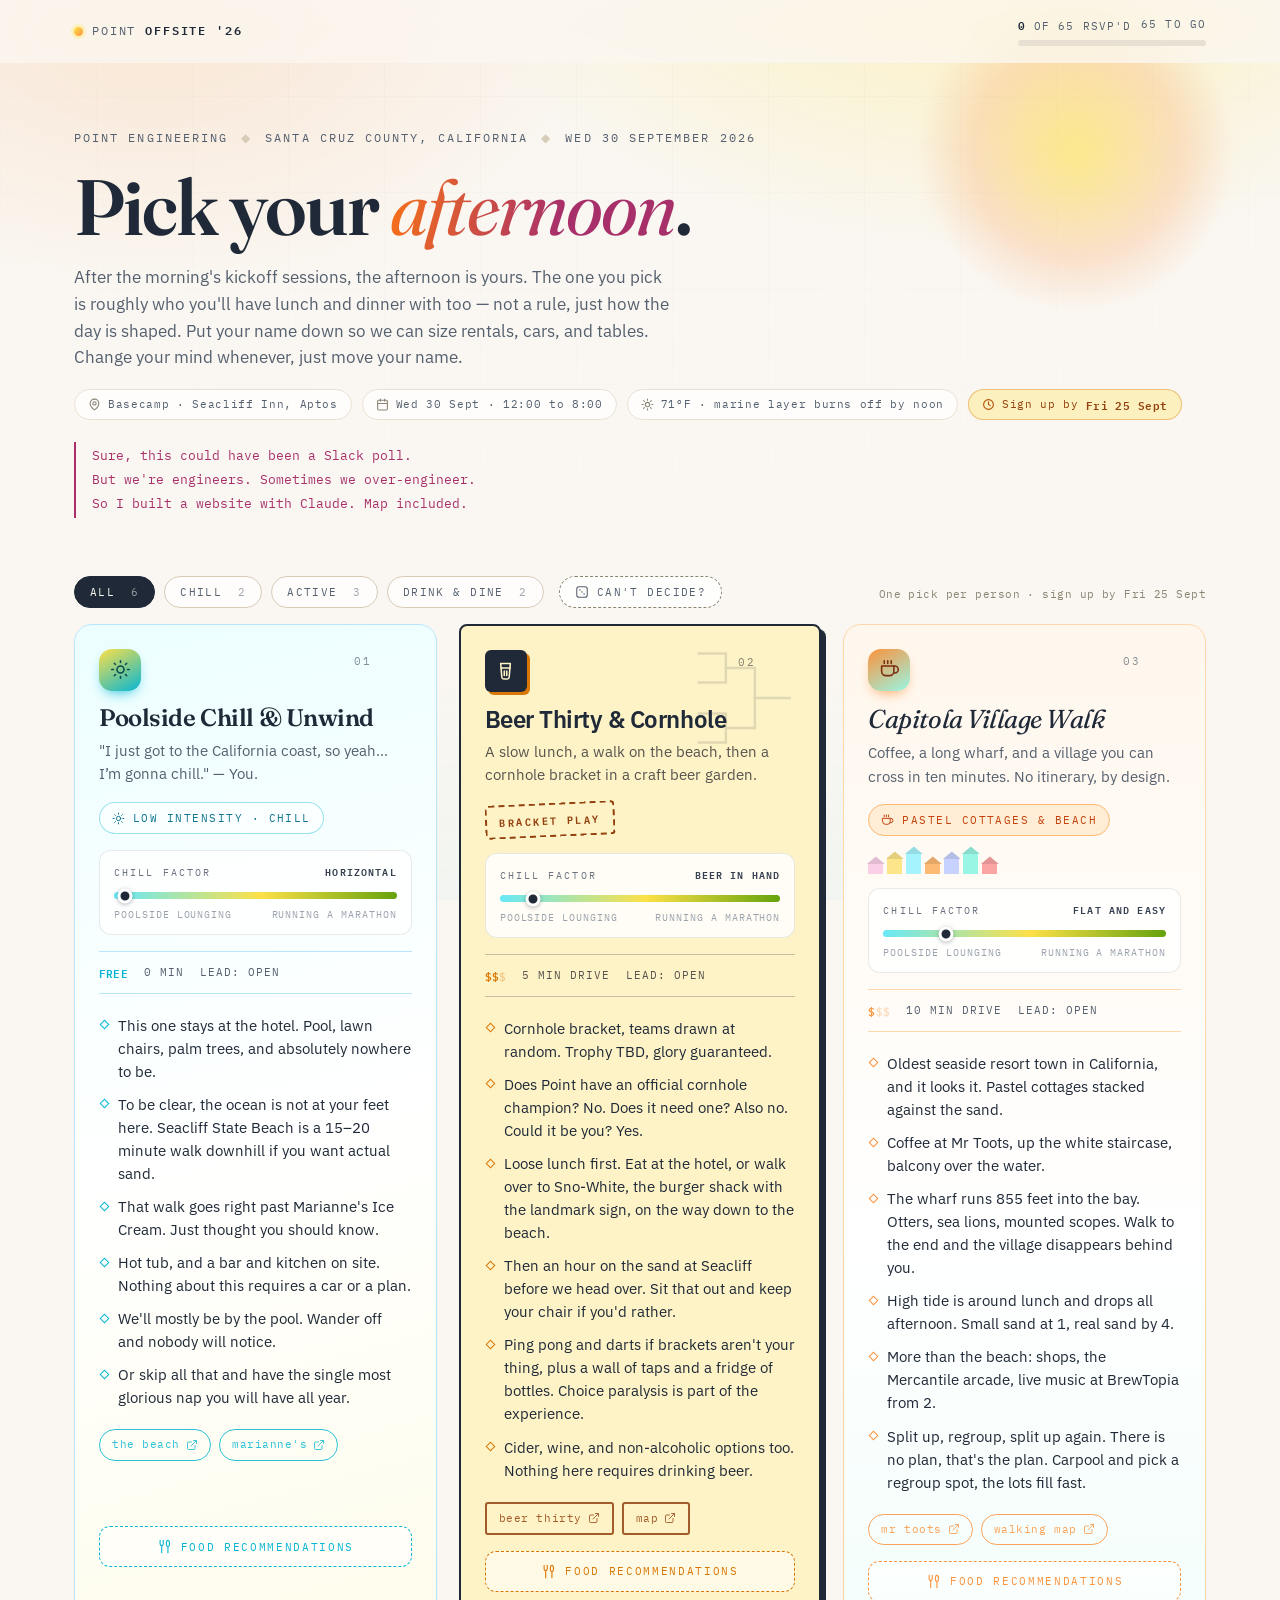
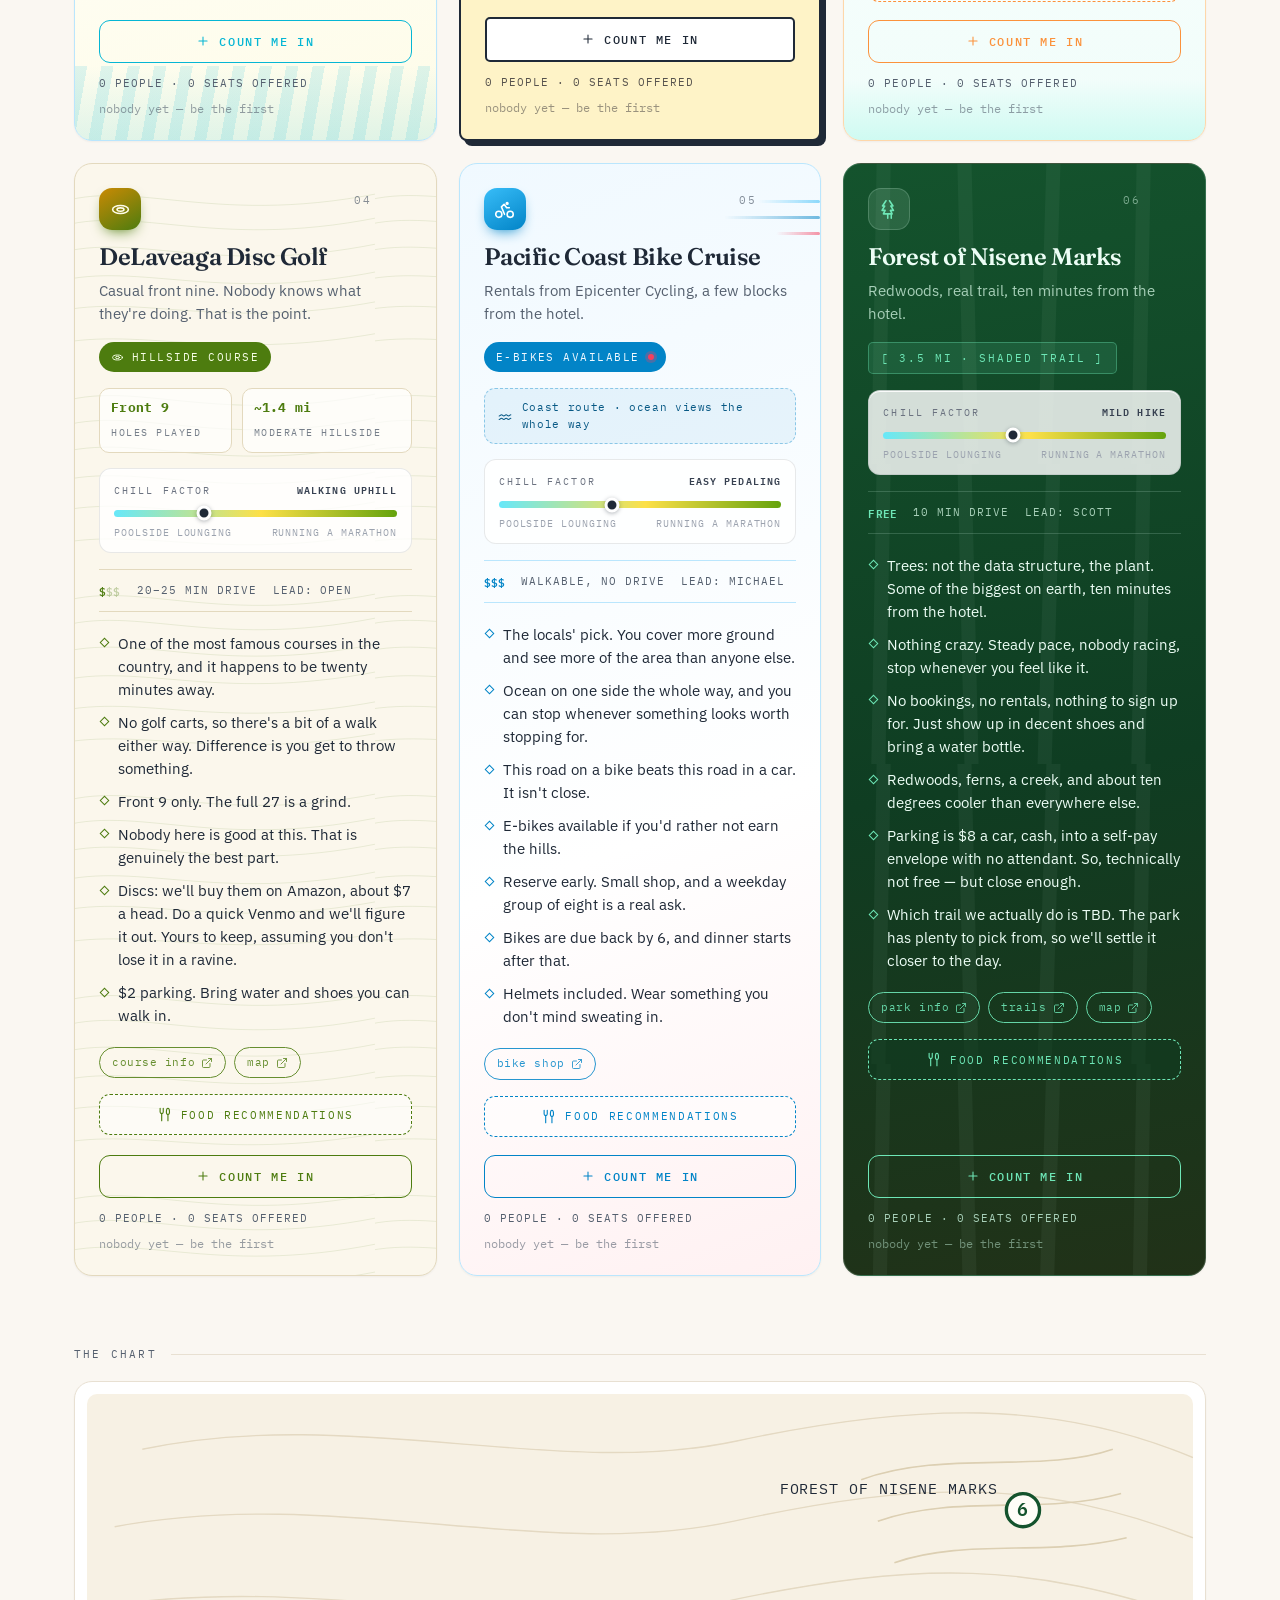
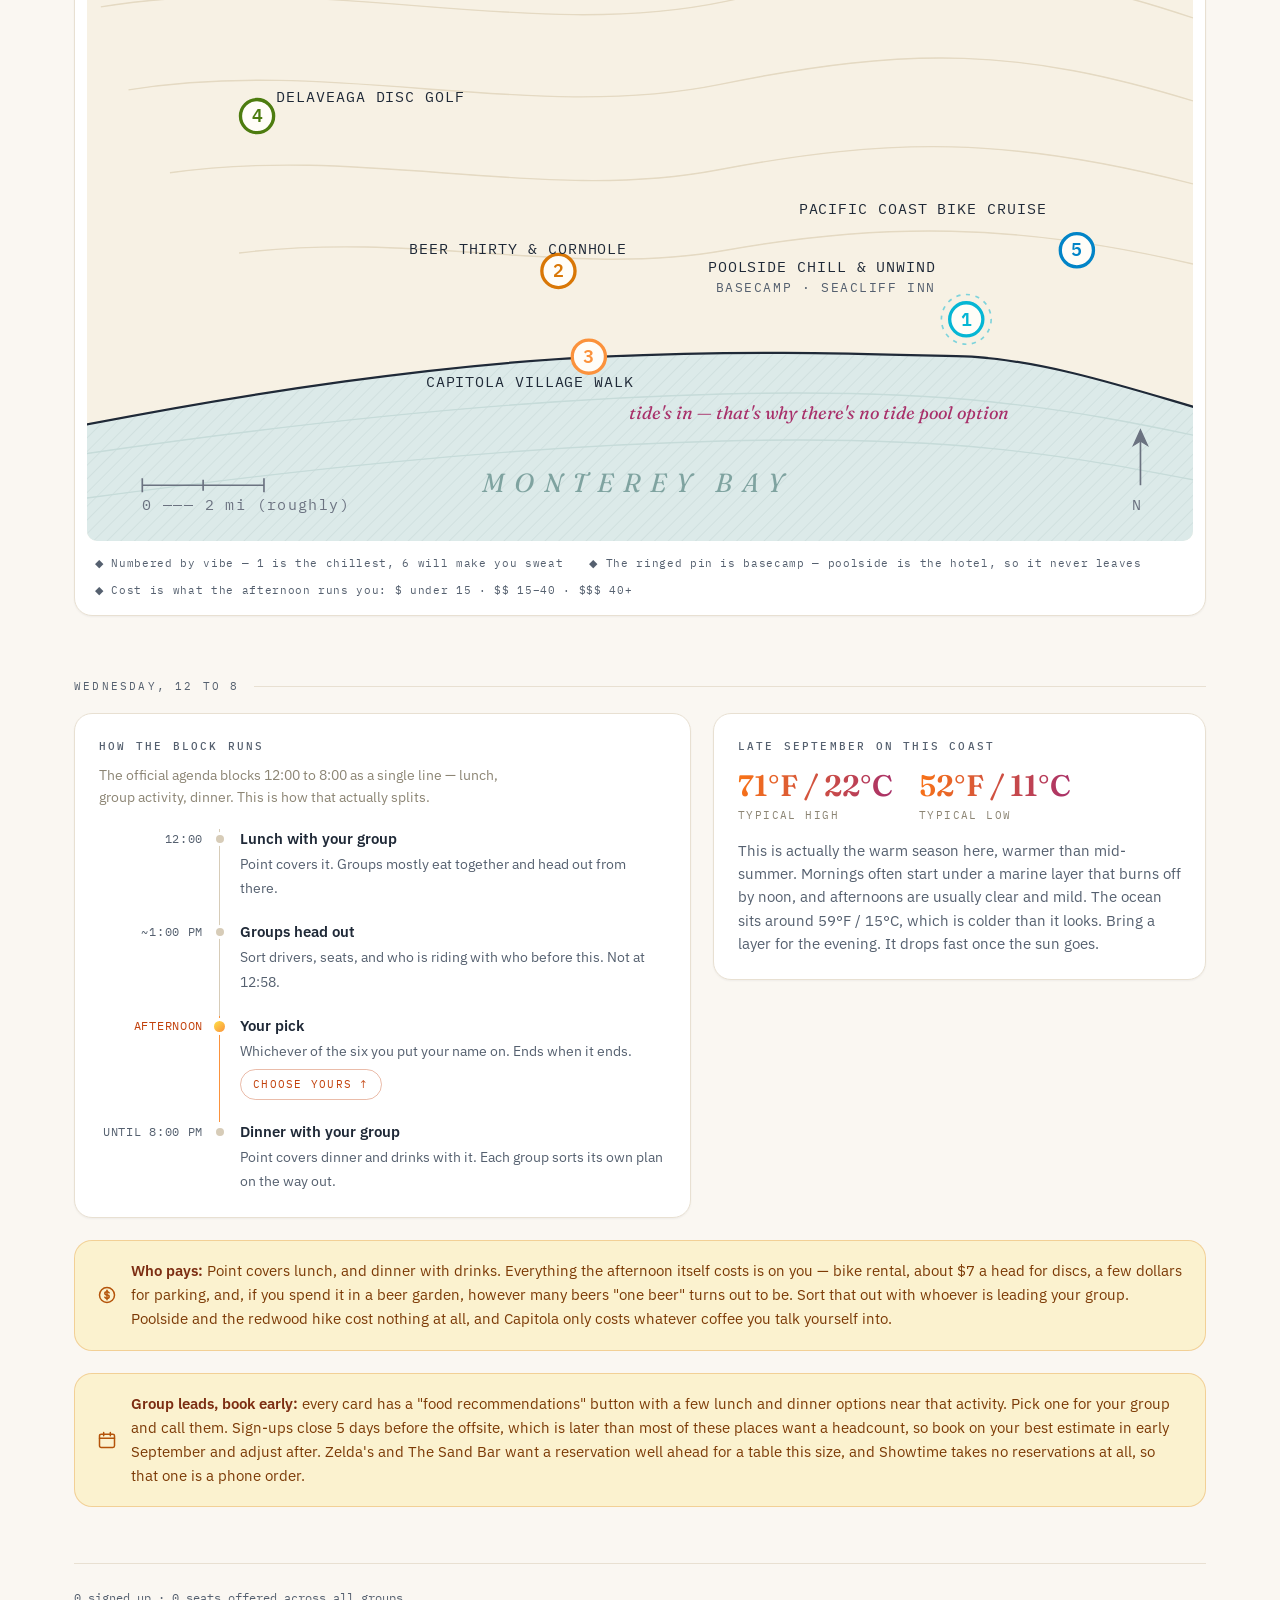
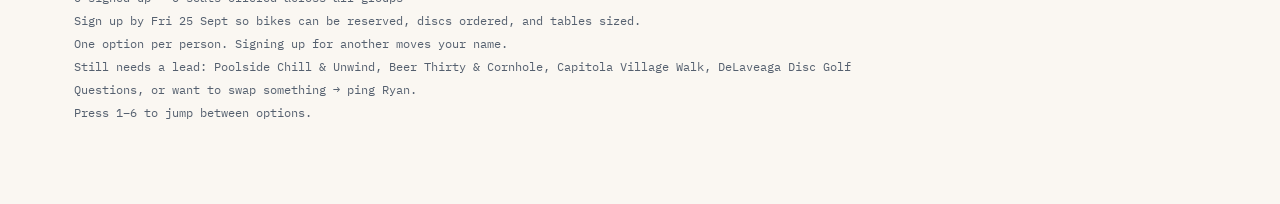
<file: index.html>
<!DOCTYPE html>
<html lang="en">

<head>
    <meta charset="utf-8">
    <meta name="viewport" content="width=device-width, initial-scale=1">
    <title>Santa Cruz Offsite 2026 · Pick your afternoon</title>
    <meta name="description"
        content="Six ways to spend the afternoon at the Point engineering offsite in Aptos, California. Pick one.">
    <meta name="theme-color" content="#FAF7F2">

    <!-- Slack/link previews. og:image has to be absolute — relative paths
         unfurl unreliably. Update both URLs if the site moves. -->
    <meta property="og:type" content="website">
    <meta property="og:url" content="https://ryan-evans-point.github.io/eng-offsite-9-2026/">
    <meta property="og:title" content="Pick your afternoon">
    <meta property="og:description"
        content="Six ways to spend Wednesday afternoon in Santa Cruz County. The one you pick is your lunch and dinner crew too.">
    <meta property="og:image" content="https://ryan-evans-point.github.io/eng-offsite-9-2026/og.png">
    <meta property="og:image:width" content="1200">
    <meta property="og:image:height" content="630">
    <meta name="twitter:card" content="summary_large_image">

    <link rel="preconnect" href="https://fonts.googleapis.com">
    <link rel="preconnect" href="https://fonts.gstatic.com" crossorigin>
    <link
        href="https://fonts.googleapis.com/css2?family=Fraunces:ital,opsz,wght@0,9..144,400;0,9..144,600;1,9..144,400;1,9..144,600&family=IBM+Plex+Mono:wght@400;500;600&family=IBM+Plex+Sans:wght@400;500;600&display=swap"
        rel="stylesheet">
    <link rel="stylesheet" href="styles.css">
    <link rel="icon"
        href="data:image/svg+xml,<svg xmlns='http://www.w3.org/2000/svg' viewBox='0 0 32 32'><circle cx='16' cy='16' r='11' fill='%23FDE047'/><circle cx='16' cy='16' r='7' fill='%23FB923C'/></svg>">
</head>

<body>

    <!-- ============================= sticky header ============================= -->
    <header class="topbar" id="topbar">
        <div class="wrap bar">
            <a class="brand" href="#top"><span class="mark"></span> Point <b>Offsite '26</b></a>

            <div class="bar-right">
                <div class="rsvp" title="Headcount across all six options">
                    <div class="rsvp-line"><span><b id="rsvpCount">0</b> of <span id="rsvpTotal">0</span> RSVP'd</span><span
                            id="rsvpLeft"></span>
                    </div>
                    <div class="rsvp-track" id="rsvpTrack"></div>
                </div>
            </div>
        </div>
    </header>

    <main class="wrap" id="top">

        <!-- ============================= hero ============================= -->
        <section class="hero">
            <div class="sun" aria-hidden="true"></div>

            <p class="eyebrow">
                <span>Point Engineering</span><span class="dot">◆</span>
                <span>Santa Cruz County, California</span><span class="dot">◆</span>
                <span>Wed 30 September 2026</span>
            </p>

            <h1>Pick your <em>afternoon</em>.</h1>

            <p class="standfirst">
                After the morning's kickoff sessions, the afternoon is yours. The one you pick is roughly who you'll
                have lunch and dinner with too — not a rule, just how the day is shaped. Put your name down so we
                can size rentals, cars, and tables. Change your mind whenever, just move your name.
            </p>

            <div class="venue">
                <span>
                    <svg viewBox="0 0 24 24" fill="none" stroke="currentColor" stroke-width="2" stroke-linecap="round"
                        stroke-linejoin="round" aria-hidden="true">
                        <path d="M20 10c0 6-8 12-8 12s-8-6-8-12a8 8 0 0 1 16 0Z" />
                        <circle cx="12" cy="10" r="3" />
                    </svg>
                    Basecamp · Seacliff Inn, Aptos
                </span>
                <span>
                    <svg viewBox="0 0 24 24" fill="none" stroke="currentColor" stroke-width="2" stroke-linecap="round"
                        stroke-linejoin="round" aria-hidden="true">
                        <rect x="3" y="4" width="18" height="18" rx="2" />
                        <path d="M16 2v4M8 2v4M3 10h18" />
                    </svg>
                    Wed 30 Sept · 12:00 to 8:00
                </span>
                <span>
                    <svg viewBox="0 0 24 24" fill="none" stroke="currentColor" stroke-width="2" stroke-linecap="round"
                        stroke-linejoin="round" aria-hidden="true">
                        <circle cx="12" cy="12" r="4" />
                        <path
                            d="M12 2v2M12 20v2M4.9 4.9l1.4 1.4M17.7 17.7l1.4 1.4M2 12h2M20 12h2M4.9 19.1l1.4-1.4M17.7 6.3l1.4-1.4" />
                    </svg>
                    71°F · marine layer burns off by noon
                </span>
                <span class="due">
                    <svg viewBox="0 0 24 24" fill="none" stroke="currentColor" stroke-width="2" stroke-linecap="round"
                        stroke-linejoin="round" aria-hidden="true">
                        <circle cx="12" cy="12" r="9" />
                        <path d="M12 7v5l3 2" />
                    </svg>
                    Sign up by <b id="deadlineChip"></b>
                </span>
            </div>

            <p class="confession">
                Sure, this could have been a Slack poll.<br>
                But we're engineers. Sometimes we over-engineer.<br>
                So I built a website with Claude. Map included.
            </p>

        </section>

        <!-- ============================= filters ============================= -->
        <div class="rail" role="group" aria-label="Filter activities">
            <button class="pill" data-filter="all" aria-pressed="true">All <span class="n">6</span></button>
            <button class="pill" data-filter="chill" aria-pressed="false">Chill <span class="n"></span></button>
            <button class="pill" data-filter="active" aria-pressed="false">Active <span class="n"></span></button>
            <button class="pill" data-filter="dine" aria-pressed="false">Drink &amp; Dine <span
                    class="n"></span></button>
            <button class="dice" id="pickForMe" type="button">
                <svg viewBox="0 0 24 24" fill="none" stroke="currentColor" stroke-width="1.8" stroke-linecap="round"
                    stroke-linejoin="round" aria-hidden="true">
                    <rect x="3" y="3" width="18" height="18" rx="4" />
                    <circle cx="8.5" cy="8.5" r="1.3" fill="currentColor" stroke="none" />
                    <circle cx="12" cy="12" r="1.3" fill="currentColor" stroke="none" />
                    <circle cx="15.5" cy="15.5" r="1.3" fill="currentColor" stroke="none" />
                </svg>
                Can't decide?
            </button>
            <span class="spacer"></span>
            <span class="hint" id="pickHint">One pick per person</span>
        </div>

        <!-- ============================= cards ============================= -->
        <div class="grid" id="grid"></div>

        <!-- ============================= map ============================= -->
        <section class="sec">
            <p class="sec-label">The chart</p>
            <div class="chart">
                <svg viewBox="0 0 800 540" role="img"
                    aria-label="Stylized chart of Aptos and the surrounding coast showing the six activity locations.">
                    <defs>
                        <pattern id="hatch" width="7" height="7" patternTransform="rotate(45)"
                            patternUnits="userSpaceOnUse">
                            <line x1="0" y1="0" x2="0" y2="7" stroke="#B7CBC9" stroke-width="1" />
                        </pattern>
                        <clipPath id="seaClip">
                            <path
                                d="M-20 460 C 120 432, 260 412, 373 407 S 560 405, 640 407 C 700 411, 760 432, 820 449 L 820 560 L -20 560 Z" />
                        </clipPath>
                    </defs>

                    <rect x="0" y="0" width="800" height="540" fill="#F7F1E4" />

                    <g fill="none" stroke="#E4D9C2" stroke-width="1">
                        <path d="M40 40 C 190 8, 340 62, 470 34 S 700 4, 800 46" />
                        <path d="M20 96 C 180 66, 330 122, 468 92 S 690 62, 800 104" />
                        <path d="M10 154 C 170 128, 320 180, 462 150 S 682 122, 800 162" />
                        <path d="M30 214 C 180 190, 320 238, 458 210 S 676 184, 800 222" />
                        <path d="M60 274 C 200 254, 330 296, 456 272 S 668 248, 800 282" />
                        <path d="M110 332 C 240 316, 350 350, 462 330 S 672 310, 800 340" />
                    </g>
                    <g fill="none" stroke="#DCCFB2" stroke-width="1.2">
                        <path d="M560 62 C 620 40, 690 58, 742 40" />
                        <path d="M572 92 C 628 72, 692 88, 748 72" />
                        <path d="M584 122 C 636 104, 694 118, 752 104" />
                    </g>

                    <g clip-path="url(#seaClip)">
                        <rect x="0" y="380" width="800" height="180" fill="#DCEAE9" />
                        <rect x="0" y="380" width="800" height="180" fill="url(#hatch)" opacity=".45" />
                        <g fill="none" stroke="#C6DBD9" stroke-width="1">
                            <path d="M-20 480 C 140 456, 300 438, 460 434 S 700 442, 820 468" />
                            <path d="M-20 512 C 140 490, 300 472, 460 468 S 700 476, 820 500" />
                        </g>
                    </g>

                    <path d="M-20 460 C 120 432, 260 412, 373 407 S 560 405, 640 407 C 700 411, 760 432, 820 449"
                        fill="none" stroke="#1F2937" stroke-width="1.6" />

                    <text x="286" y="505" font-family="Fraunces,Georgia,serif" font-style="italic" font-size="19"
                        letter-spacing="7" fill="#7FA3A0">MONTEREY BAY</text>
                    <text x="392" y="452" font-family="Fraunces,Georgia,serif" font-style="italic" font-size="13"
                        fill="#A8306A">tide's in — that's why there's no tide pool option</text>

                    <g stroke="#6B7280" fill="#6B7280">
                        <line x1="762" y1="500" x2="762" y2="466" stroke-width="1.2" />
                        <path d="M762 460 l5 11 l-5 -3 l-5 3 Z" />
                        <text x="756" y="518" font-family="IBM Plex Mono,monospace" font-size="11"
                            stroke="none">N</text>
                    </g>
                    <g stroke="#6B7280" stroke-width="1.2" fill="none">
                        <line x1="40" y1="500" x2="128" y2="500" />
                        <line x1="40" y1="495" x2="40" y2="505" />
                        <line x1="84" y1="496" x2="84" y2="504" />
                        <line x1="128" y1="495" x2="128" y2="505" />
                    </g>
                    <text x="40" y="518" font-family="IBM Plex Mono,monospace" font-size="10.5" letter-spacing="1"
                        fill="#6B7280">0 ——— 2 mi (roughly)</text>

                    <g id="pins"></g>
                </svg>
                <div class="legend">
                    <span>◆ Numbered by vibe — 1 is the chillest, 6 will make you sweat</span>
                    <span>◆ The ringed pin is basecamp — poolside is the hotel, so it never leaves</span>
                    <span>◆ Cost is what the afternoon runs you: $ under 15 · $$ 15–40 · $$$ 40+</span>
                </div>
            </div>
        </section>

        <!-- ============================= conditions ============================= -->
        <section class="sec">
            <p class="sec-label">Wednesday, 12 to 8</p>
            <div class="strip">
                <div class="panel">
                    <h3>How the block runs</h3>
                    <p class="panel-note">The official agenda blocks 12:00 to 8:00 as a single line — lunch, group
                        activity, dinner. This is how that actually splits.</p>
                    <ul class="tl" id="schedule"></ul>
                </div>
                <div class="panel">
                    <h3>Late September on this coast</h3>
                    <div class="temps">
                        <span class="temp"><span class="v">71°F / 22°C</span><span class="k">Typical high</span></span>
                        <span class="temp"><span class="v">52°F / 11°C</span><span class="k">Typical low</span></span>
                    </div>
                    <p class="wx">
                        This is actually the warm season here, warmer than mid-summer. Mornings often start under a
                        marine layer that burns off by noon, and afternoons are usually clear and mild. The ocean sits
                        around 59°F / 15°C, which is colder than it looks. Bring a layer for the evening. It drops fast
                        once the sun goes.
                    </p>
                </div>
            </div>

            <div class="paynote">
                <svg viewBox="0 0 24 24" fill="none" stroke="currentColor" stroke-width="1.8" stroke-linecap="round"
                    stroke-linejoin="round" aria-hidden="true">
                    <circle cx="12" cy="12" r="9" />
                    <path
                        d="M14.6 9.4A2.6 2.6 0 0 0 12 8c-1.4 0-2.6.8-2.6 2s1.2 2 2.6 2 2.6.9 2.6 2-1.2 2-2.6 2a2.6 2.6 0 0 1-2.6-1.4" />
                    <path d="M12 6.4v11.2" />
                </svg>
                <p>
                    <b>Who pays:</b> Point covers lunch, and dinner with drinks. Everything the afternoon itself costs
                    is on you — bike rental, about $7 a head for discs, a few dollars for parking, and, if you spend it
                    in a beer garden, however many beers "one beer" turns out to be. Sort that out with whoever is
                    leading your group. Poolside and the redwood hike cost nothing at all, and Capitola only costs
                    whatever coffee you talk yourself into.
                </p>
            </div>

            <div class="paynote">
                <svg viewBox="0 0 24 24" fill="none" stroke="currentColor" stroke-width="1.8" stroke-linecap="round"
                    stroke-linejoin="round" aria-hidden="true">
                    <rect x="3" y="5" width="18" height="16" rx="2" />
                    <path d="M3 10h18M8 3v4M16 3v4" />
                </svg>
                <p>
                    <b>Group leads, book early:</b> every card has a "food recommendations" button with a few lunch and
                    dinner options near that activity. Pick one for your group and call them. Sign-ups close 5 days
                    before the offsite, which is later than most of these places want a headcount, so book on your best
                    estimate in early September and adjust after. Zelda's and The Sand Bar want a reservation well
                    ahead for a table this size, and Showtime takes no reservations at all, so that one is a phone
                    order.
                </p>
            </div>
        </section>

        <p class="foot" id="foot"></p>
    </main>

    <!-- ============================= sign-up modal ============================= -->
    <div class="scrim" id="scrim" role="dialog" aria-modal="true" aria-labelledby="modalTitle">
        <div class="modal" role="document">
            <div class="modal-top">
                <span class="glyph" id="modalGlyph" aria-hidden="true"></span>
                <div>
                    <h3 id="modalTitle">—</h3>
                    <p class="sub" id="modalSub">Sign up</p>
                </div>
            </div>

            <div class="moving" id="moving">
                <svg viewBox="0 0 24 24" fill="none" stroke="currentColor" stroke-width="2" stroke-linecap="round"
                    stroke-linejoin="round" aria-hidden="true">
                    <path d="M12 9v4M12 17h.01" />
                    <path d="M10.3 3.9 1.8 18a2 2 0 0 0 1.7 3h17a2 2 0 0 0 1.7-3L13.7 3.9a2 2 0 0 0-3.4 0Z" />
                </svg>
                <span id="movingText"></span>
            </div>

            <div class="f">
                <label for="fName">Your name</label>
                <input type="text" id="fName" placeholder="e.g. Ryan Evans" autocomplete="off" spellcheck="false">
                <p class="hint flush">Your group needs to know who's coming, so this one is required.</p>
            </div>

            <div class="f">
                <label class="check">
                    <input type="checkbox" id="fDrive"> I have a vehicle and can shuttle people
                </label>
                <div class="seatrow">
                    <label for="fSeats">Open seats</label>
                    <input type="number" id="fSeats" min="0" max="12" step="1" value="3" disabled>
                </div>
                <p class="hint">Not counting yourself.</p>
            </div>

            <div class="f">
                <label class="check">
                    <input type="checkbox" id="fLead"> I'll lead this one, including sorting lunch and dinner for the
                    group
                </label>
            </div>

            <div class="f">
                <label for="fNote">Anything else? (optional)</label>
                <textarea id="fNote"
                    placeholder="Timing constraints, dietary restrictions gear you can bring, restaurant preferences, questions…"></textarea>
                <p class="hint flush">Goes to Ryan and your group lead. It doesn't show up on this page.</p>
            </div>

            <p class="err" id="fErr"></p>

            <div class="acts">
                <button class="btn btn-quiet" id="btnCancel" type="button">Cancel</button>
                <button class="btn btn-primary" id="btnSave" type="button">Sign me up</button>
            </div>
            <button class="btn btn-leave" id="btnLeave" type="button">Take my name off this one</button>
        </div>
    </div>

    <div class="toast" id="toast" role="status" aria-live="polite"></div>

    <script src="app.js"></script>
</body>

</html>
</file>
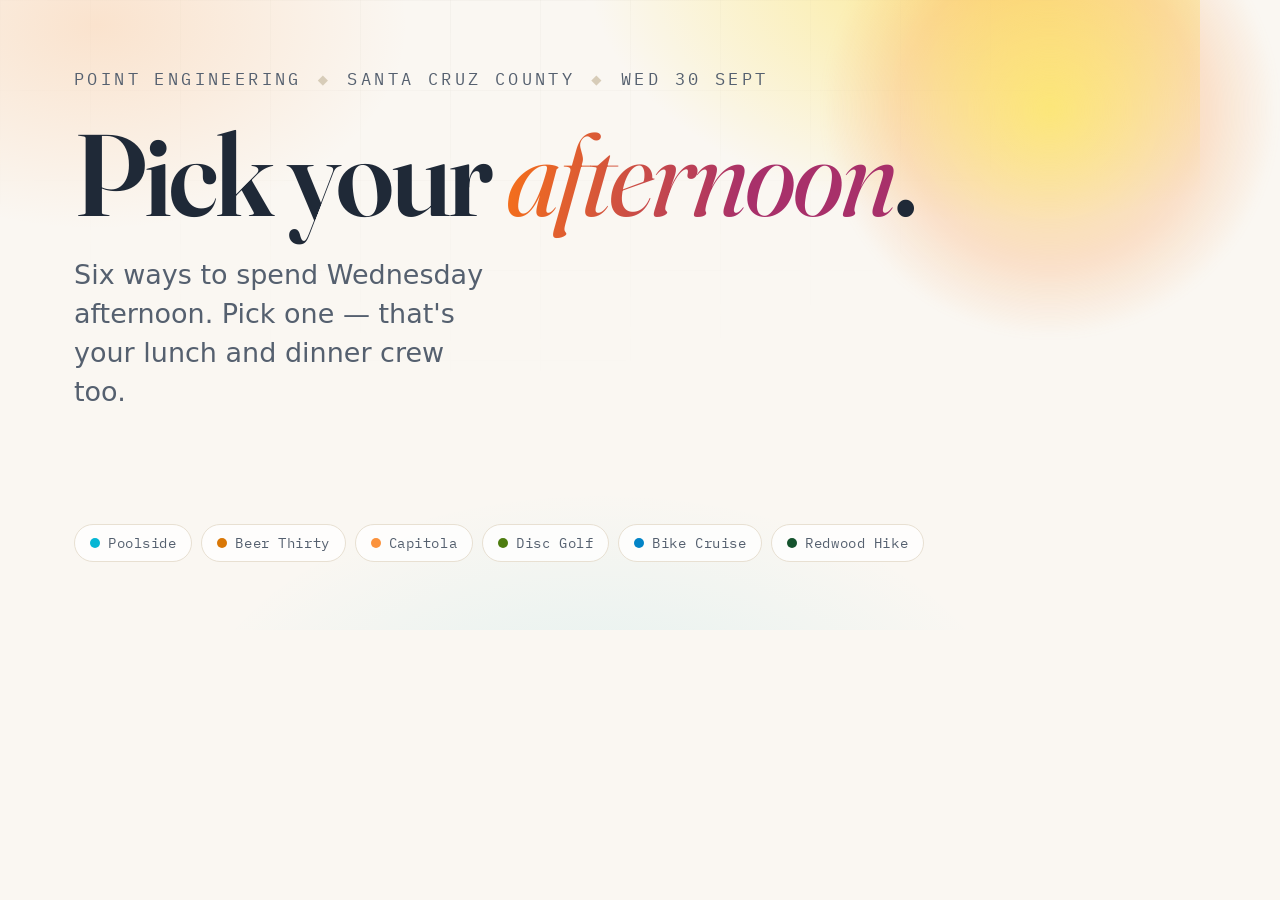
<file: og.html>
<!DOCTYPE html>
<html lang="en">

<!-- Source for og.png (the Slack/link preview card).
     Regenerate after copy changes:
     "/Applications/Google Chrome.app/Contents/MacOS/Google Chrome" --headless=new \
       --disable-gpu --hide-scrollbars --virtual-time-budget=5000 --window-size=1200,630 \
       --screenshot=og.png "file://$PWD/og.html" -->

<head>
    <meta charset="utf-8">
    <link rel="preconnect" href="https://fonts.googleapis.com">
    <link rel="preconnect" href="https://fonts.gstatic.com" crossorigin>
    <link
        href="https://fonts.googleapis.com/css2?family=Fraunces:ital,opsz,wght@0,9..144,600;1,9..144,400&family=IBM+Plex+Mono:wght@400;500&display=swap"
        rel="stylesheet">
    <style>
        * {
            box-sizing: border-box
        }

        body {
            margin: 0;
            width: 1200px;
            height: 630px;
            overflow: hidden;
            position: relative;
            background: #FAF7F2;
            font-family: "IBM Plex Sans", system-ui, sans-serif;
            color: #1F2937;
        }

        body::before {
            content: "";
            position: absolute;
            inset: 0;
            background:
                radial-gradient(680px 420px at 84% -6%, rgba(253, 224, 71, .62), transparent 62%),
                radial-gradient(520px 340px at 8% 4%, rgba(251, 146, 60, .2), transparent 60%),
                radial-gradient(700px 420px at 50% 118%, rgba(6, 182, 212, .1), transparent 60%);
        }

        body::after {
            content: "";
            position: absolute;
            inset: 0;
            opacity: .5;
            background-image:
                linear-gradient(to right, rgba(140, 133, 116, .1) 1px, transparent 1px),
                linear-gradient(to bottom, rgba(140, 133, 116, .1) 1px, transparent 1px);
            background-size: 90px 90px;
            -webkit-mask-image: radial-gradient(800px 520px at 40% 0%, #000, transparent 76%);
        }

        .inner {
            position: relative;
            z-index: 2;
            padding: 68px 74px;
            height: 100%;
            display: flex;
            flex-direction: column;
        }

        .eyebrow {
            font-family: "IBM Plex Mono", monospace;
            font-size: 17px;
            letter-spacing: .2em;
            text-transform: uppercase;
            color: #55606F;
            display: flex;
            gap: 16px;
            align-items: center;
            margin: 0;
        }

        .eyebrow i {
            font-style: normal;
            color: #D7CCB8
        }

        h1 {
            font-family: Fraunces, Georgia, serif;
            font-weight: 600;
            font-size: 116px;
            line-height: .94;
            letter-spacing: -.026em;
            margin: 30px 0 0;
        }

        h1 em {
            font-style: italic;
            font-weight: 400;
            background: linear-gradient(100deg, #F97316, #A8306A 62%);
            -webkit-background-clip: text;
            color: transparent;
        }

        p.sub {
            font-size: 27px;
            line-height: 1.45;
            color: #55606F;
            margin: 26px 0 0;
            max-width: 25ch;
        }

        .chips {
            margin-top: auto;
            display: flex;
            flex-wrap: nowrap;
            gap: 9px;
        }

        .chip {
            display: inline-flex;
            align-items: center;
            gap: 8px;
            white-space: nowrap;
            background: rgba(255, 255, 255, .8);
            border: 1px solid #E8E0D2;
            border-radius: 99px;
            padding: 9px 15px;
            font-family: "IBM Plex Mono", monospace;
            font-size: 14px;
            letter-spacing: .04em;
            color: #55606F;
        }

        .chip b {
            width: 10px;
            height: 10px;
            border-radius: 50%
        }

        .sun {
            position: absolute;
            top: -120px;
            right: -80px;
            width: 460px;
            height: 460px;
            border-radius: 50%;
            background: radial-gradient(circle, rgba(253, 224, 71, .6), rgba(251, 146, 60, .24) 46%, transparent 70%);
            filter: blur(4px);
        }
    </style>
</head>

<body>
    <div class="sun"></div>
    <div class="inner">
        <p class="eyebrow">Point Engineering <i>◆</i> Santa Cruz County <i>◆</i> Wed 30 Sept</p>
        <h1>Pick your <em>afternoon</em>.</h1>
        <p class="sub">Six ways to spend Wednesday afternoon. Pick one — that's your lunch and dinner crew too.</p>

        <div class="chips">
            <span class="chip"><b style="background:#06B6D4"></b> Poolside</span>
            <span class="chip"><b style="background:#D97706"></b> Beer Thirty</span>
            <span class="chip"><b style="background:#FB923C"></b> Capitola</span>
            <span class="chip"><b style="background:#4D7C0F"></b> Disc Golf</span>
            <span class="chip"><b style="background:#0284C7"></b> Bike Cruise</span>
            <span class="chip"><b style="background:#14532D"></b> Redwood Hike</span>
        </div>
    </div>
</body>

</html>
</file>
<file: styles.css>
/* ============================================================
   Santa Cruz Offsite — California Sun & Tech Editorial
   ============================================================ */

:root {
    --sand: #FAF7F2;
    --sand-2: #F4EEE4;
    --paper: #FFFFFF;

    --ink: #1F2937;
    --ink-2: #55606F;
    --ink-3: #8C8574;

    --line: #E8E0D2;
    --line-2: #D7CCB8;

    --accent: #A8306A;
    --kelp: #3F6B54;

    --shadow-sm: 0 1px 2px rgba(31, 41, 55, .05);
    --shadow-md: 0 6px 20px -8px rgba(31, 41, 55, .18);
    --shadow-lg: 0 22px 48px -20px rgba(31, 41, 55, .32);

    --spring: cubic-bezier(.34, 1.4, .64, 1);
    --ease: cubic-bezier(.2, .8, .25, 1);

    --radius: 18px;
}

* {
    box-sizing: border-box
}

html {
    -webkit-text-size-adjust: 100%;
    scroll-behavior: smooth;
    /* clip (not hidden) so the hero sun can bleed off-canvas without killing sticky */
    overflow-x: clip;
}

body {
    margin: 0;
    background: var(--sand);
    color: var(--ink);
    font-family: "IBM Plex Sans", system-ui, -apple-system, sans-serif;
    font-size: 16px;
    line-height: 1.55;
    -webkit-font-smoothing: antialiased;
}

/* organic grid + sun wash */
body::before {
    content: "";
    position: fixed;
    inset: 0;
    z-index: -2;
    pointer-events: none;
    background:
        radial-gradient(900px 520px at 78% -8%, rgba(253, 224, 71, .34), transparent 62%),
        radial-gradient(760px 460px at 12% 2%, rgba(251, 146, 60, .16), transparent 60%),
        radial-gradient(1100px 700px at 50% 120%, rgba(6, 182, 212, .07), transparent 60%);
}

body::after {
    content: "";
    position: fixed;
    inset: 0;
    z-index: -1;
    pointer-events: none;
    opacity: .5;
    background-image:
        linear-gradient(to right, rgba(140, 133, 116, .09) 1px, transparent 1px),
        linear-gradient(to bottom, rgba(140, 133, 116, .09) 1px, transparent 1px);
    background-size: 96px 96px;
    -webkit-mask-image: radial-gradient(1200px 800px at 50% 0%, #000 0%, transparent 78%);
    mask-image: radial-gradient(1200px 800px at 50% 0%, #000 0%, transparent 78%);
}

.mono {
    font-family: "IBM Plex Mono", ui-monospace, monospace
}

.wrap {
    max-width: 1180px;
    margin: 0 auto;
    padding: 0 24px
}

a {
    color: inherit
}

::selection {
    background: rgba(253, 224, 71, .55)
}

/* ------------------------------------------------------------
   Sticky header
   ------------------------------------------------------------ */
.topbar {
    position: sticky;
    top: 0;
    z-index: 40;
    background: rgba(250, 247, 242, .82);
    backdrop-filter: saturate(180%) blur(14px);
    -webkit-backdrop-filter: saturate(180%) blur(14px);
    border-bottom: 1px solid transparent;
    transition: border-color .25s, box-shadow .25s;
}

.topbar.stuck {
    border-bottom-color: var(--line);
    box-shadow: 0 8px 24px -22px rgba(31, 41, 55, .5)
}

.bar {
    display: flex;
    align-items: center;
    gap: 18px;
    height: 62px
}

.brand {
    display: flex;
    align-items: center;
    gap: 9px;
    font-family: "IBM Plex Mono", monospace;
    font-size: 11.5px;
    letter-spacing: .16em;
    text-transform: uppercase;
    color: var(--ink-2);
    text-decoration: none;
    white-space: nowrap;
}

.brand b {
    color: var(--ink);
    font-weight: 600
}

.brand .mark {
    width: 9px;
    height: 9px;
    border-radius: 50%;
    background: linear-gradient(140deg, #FDE047, #FB923C);
    box-shadow: 0 0 0 3px rgba(253, 224, 71, .28);
    flex: 0 0 auto;
}

.bar-right {
    margin-left: auto;
    display: flex;
    align-items: center;
    gap: 14px
}

.rsvp {
    display: flex;
    flex-direction: column;
    gap: 5px;
    min-width: 168px
}

.rsvp-line {
    font-family: "IBM Plex Mono", monospace;
    font-size: 11px;
    letter-spacing: .1em;
    text-transform: uppercase;
    color: var(--ink-2);
    display: flex;
    justify-content: space-between;
    gap: 10px;
}

.rsvp-line b {
    color: var(--ink);
    font-weight: 600
}

.rsvp-track {
    display: flex;
    gap: 1.5px;
    height: 6px;
    border-radius: 99px;
    background: var(--line);
    overflow: hidden;
    cursor: default;
}

.rsvp-track i {
    display: block;
    height: 100%;
    width: 0;
    transition: width .7s var(--ease);
}

.rsvp-track i:first-child {
    border-radius: 99px 0 0 99px
}

.rsvp-track i:last-child {
    border-radius: 0 99px 99px 0
}

:focus-visible {
    outline: 2px solid var(--ink);
    outline-offset: 2px;
    border-radius: 4px
}

/* ------------------------------------------------------------
   Hero
   ------------------------------------------------------------ */
.hero {
    padding: 66px 0 10px;
    position: relative
}

.sun {
    position: absolute;
    top: -70px;
    right: -30px;
    width: 320px;
    height: 320px;
    border-radius: 50%;
    background: radial-gradient(circle at 50% 50%, rgba(253, 224, 71, .55), rgba(251, 146, 60, .22) 46%, transparent 70%);
    filter: blur(6px);
    pointer-events: none;
    animation: breathe 9s ease-in-out infinite;
}

@keyframes breathe {

    50% {
        transform: scale(1.08)
    }
}

.eyebrow {
    display: flex;
    flex-wrap: wrap;
    align-items: center;
    gap: 8px 13px;
    font-family: "IBM Plex Mono", monospace;
    font-size: 11.5px;
    letter-spacing: .18em;
    text-transform: uppercase;
    color: var(--ink-2);
    margin: 0 0 22px;
}

.eyebrow .dot {
    color: var(--line-2)
}

h1 {
    font-family: Fraunces, Georgia, serif;
    font-optical-sizing: auto;
    font-weight: 600;
    font-size: clamp(2.7rem, 7.2vw, 4.9rem);
    line-height: .96;
    letter-spacing: -.025em;
    margin: 0 0 20px;
    max-width: 15ch;
}

h1 em {
    font-style: italic;
    font-weight: 400;
    background: linear-gradient(100deg, #F97316, #A8306A 60%);
    -webkit-background-clip: text;
    background-clip: text;
    color: transparent;
}

.standfirst {
    font-size: 1.08rem;
    max-width: 60ch;
    margin: 0 0 18px;
    color: var(--ink-2)
}

.venue {
    display: flex;
    flex-wrap: wrap;
    gap: 8px 10px;
    margin: 0 0 22px
}

.venue span {
    display: inline-flex;
    align-items: center;
    gap: 7px;
    background: rgba(255, 255, 255, .72);
    border: 1px solid var(--line);
    border-radius: 99px;
    padding: 6px 13px;
    font-family: "IBM Plex Mono", monospace;
    font-size: 11px;
    letter-spacing: .06em;
    color: var(--ink-2);
}

.venue svg {
    width: 13px;
    height: 13px;
    color: var(--ink-3)
}

.venue .due {
    background: rgba(253, 224, 71, .3);
    border-color: rgba(217, 119, 6, .4);
    color: #92400E
}

.venue .due svg {
    color: #B45309
}

.venue .due b {
    font-weight: 600;
    letter-spacing: .04em
}

.confession {
    font-family: "IBM Plex Mono", monospace;
    font-size: 12.5px;
    line-height: 1.9;
    color: var(--accent);
    border-left: 2px solid var(--accent);
    padding: 2px 0 2px 16px;
    margin: 0 0 34px;
    max-width: 62ch;
}

/* ------------------------------------------------------------
   Filter rail
   ------------------------------------------------------------ */
.rail {
    position: sticky;
    top: 62px;
    z-index: 30;
    display: flex;
    flex-wrap: wrap;
    align-items: center;
    gap: 9px;
    padding: 14px 0 16px;
    background: linear-gradient(var(--sand) 70%, rgba(250, 247, 242, 0));
}

.pill {
    font-family: "IBM Plex Mono", monospace;
    font-size: 11px;
    letter-spacing: .13em;
    text-transform: uppercase;
    background: rgba(255, 255, 255, .8);
    border: 1px solid var(--line-2);
    color: var(--ink-2);
    padding: 8px 15px;
    border-radius: 99px;
    cursor: pointer;
    transition: transform .3s var(--spring), background .18s, color .18s, border-color .18s;
}

.pill:hover {
    transform: translateY(-2px);
    border-color: var(--ink-3)
}

.pill[aria-pressed=true] {
    background: var(--ink);
    border-color: var(--ink);
    color: var(--sand)
}

.pill .n {
    opacity: .55;
    margin-left: 7px
}

.dice {
    display: inline-flex;
    align-items: center;
    gap: 8px;
    font-family: "IBM Plex Mono", monospace;
    font-size: 11px;
    letter-spacing: .13em;
    text-transform: uppercase;
    background: rgba(255, 255, 255, .8);
    border: 1px dashed var(--ink-3);
    color: var(--ink-2);
    padding: 8px 15px;
    border-radius: 99px;
    cursor: pointer;
    margin-left: 6px;
    transition: transform .3s var(--spring), color .18s, border-color .18s, background .18s;
}

.dice svg {
    width: 14px;
    height: 14px
}

.dice:hover {
    transform: translateY(-2px) rotate(-2deg);
    color: var(--ink);
    border-color: var(--ink);
    border-style: solid;
}

.dice:disabled {
    opacity: .55;
    cursor: default;
    transform: none
}

.rail .spacer {
    flex: 1
}

.rail .hint {
    font-family: "IBM Plex Mono", monospace;
    font-size: 11px;
    color: var(--ink-3);
    letter-spacing: .04em
}

/* ------------------------------------------------------------
   Card grid
   ------------------------------------------------------------ */
.grid {
    display: grid;
    grid-template-columns: repeat(auto-fill, minmax(340px, 1fr));
    gap: 22px;
    padding-bottom: 8px;
}

.card {
    --accent: var(--ink);
    --accent-2: var(--ink-2);
    --surface: var(--paper);
    --card-ink: var(--ink);
    --card-ink-2: var(--ink-2);
    --card-line: var(--line);

    position: relative;
    isolation: isolate;
    overflow: hidden;
    display: flex;
    flex-direction: column;
    background: var(--surface);
    color: var(--card-ink);
    border: 1px solid var(--card-line);
    border-radius: var(--radius);
    padding: 24px 24px 20px;
    box-shadow: var(--shadow-sm);
    scroll-margin-top: 130px;
    transition: transform .4s var(--spring), box-shadow .35s var(--ease), border-color .25s, opacity .3s;
}

.card:hover,
.card.lit {
    transform: translateY(-5px);
    box-shadow: var(--shadow-md);
    border-color: var(--accent)
}

.card.hidden {
    display: none
}

/* dim the roads not taken once you've picked */
.grid.picked .card:not(.mine) {
    opacity: .62
}

.grid.picked .card:not(.mine):hover {
    opacity: 1
}

.card.mine {
    border-color: var(--accent);
    box-shadow: 0 0 0 2px var(--accent), var(--shadow-md)
}

.card-head {
    display: flex;
    align-items: flex-start;
    gap: 12px;
    margin-bottom: 14px
}

.glyph {
    width: 42px;
    height: 42px;
    flex: 0 0 42px;
    border-radius: 13px;
    display: grid;
    place-items: center;
    background: var(--accent);
    color: #fff;
    box-shadow: 0 6px 14px -6px var(--accent);
}

.glyph svg {
    width: 21px;
    height: 21px
}

.share {
    background: transparent;
    border: 1px solid var(--card-line);
    border-radius: 50%;
    width: 28px;
    height: 28px;
    flex: 0 0 28px;
    display: grid;
    place-items: center;
    color: var(--card-ink-2);
    cursor: pointer;
    opacity: 0;
    transition: opacity .2s, color .18s, border-color .18s, transform .3s var(--spring);
}

.share svg {
    width: 14px;
    height: 14px
}

.card:hover .share,
.card:focus-within .share {
    opacity: .75
}

.share:hover {
    opacity: 1 !important;
    color: var(--accent);
    border-color: var(--accent);
    transform: translateY(-2px)
}

.share:focus-visible {
    opacity: 1
}

.card-num {
    margin-left: auto;
    font-family: "IBM Plex Mono", monospace;
    font-size: 11px;
    letter-spacing: .16em;
    color: var(--card-ink-2);
    opacity: .7;
    padding-top: 4px;
}

.card h2 {
    font-family: Fraunces, Georgia, serif;
    font-weight: 600;
    font-size: 1.5rem;
    line-height: 1.1;
    letter-spacing: -.018em;
    margin: 0;
}

.tagline {
    color: var(--card-ink-2);
    font-size: .95rem;
    margin: 8px 0 16px
}

/* theme badge */
.badge {
    display: inline-flex;
    align-items: center;
    gap: 8px;
    font-family: "IBM Plex Mono", monospace;
    font-size: 10.5px;
    letter-spacing: .14em;
    text-transform: uppercase;
    padding: 7px 12px;
    border-radius: 99px;
    background: var(--accent);
    color: #fff;
    margin-bottom: 16px;
    align-self: flex-start;
}

.badge svg {
    width: 13px;
    height: 13px
}

/* chill factor — same treatment on every card, themes deliberately don't touch it */
.gauge {
    background: rgba(255, 255, 255, .82);
    border: 1px solid rgba(31, 41, 55, .1);
    border-radius: 12px;
    padding: 13px 14px 11px;
    margin-bottom: 16px;
    box-shadow: inset 0 1px 0 rgba(255, 255, 255, .9);
}

.gauge-h {
    display: flex;
    align-items: baseline;
    justify-content: space-between;
    gap: 10px;
    font-family: "IBM Plex Mono", monospace;
    font-size: 9.5px;
    letter-spacing: .22em;
    text-transform: uppercase;
    color: #6B7280;
    margin-bottom: 11px;
}

.gauge-h b {
    font-size: 9.5px;
    letter-spacing: .12em;
    color: #374151;
    font-weight: 600;
    white-space: nowrap;
}

.gauge-h>span {
    white-space: nowrap
}

.gauge-track {
    position: relative;
    height: 7px;
    border-radius: 99px;
    background: linear-gradient(90deg, #67E8F9 0%, #FDE047 52%, #65A30D 100%);
}

.gauge-dot {
    position: absolute;
    top: 50%;
    width: 15px;
    height: 15px;
    border-radius: 50%;
    background: #1F2937;
    border: 3px solid #fff;
    transform: translate(-50%, -50%);
    box-shadow: 0 1px 4px rgba(31, 41, 55, .35);
    cursor: grab;
    touch-action: none;
    transition: left .3s cubic-bezier(.34, 1.56, .64, 1);
}

/* a thumb-sized target over a 15px dot */
.gauge-dot::before {
    content: "";
    position: absolute;
    inset: -9px;
}

.gauge-track.dragging .gauge-dot {
    cursor: grabbing;
    transition: none;
    transform: translate(-50%, -50%) scale(1.15);
}

.gauge-tip {
    position: absolute;
    bottom: 100%;
    margin-bottom: 12px;
    transform: translateX(-50%);
    z-index: 2;
    max-width: 168px;
    padding: 6px 9px;
    border-radius: 8px;
    background: #1F2937;
    color: #F9FAFB;
    font-family: "IBM Plex Mono", monospace;
    font-size: 9.5px;
    line-height: 1.45;
    letter-spacing: .1em;
    text-transform: uppercase;
    text-align: center;
    box-shadow: 0 6px 18px rgba(31, 41, 55, .28);
    opacity: 0;
    pointer-events: none;
    transition: opacity .14s;
}

.gauge-track.dragging .gauge-tip {
    opacity: 1
}

@media (prefers-reduced-motion: reduce) {
    .gauge-dot {
        transition: none
    }
}

.gauge-ends {
    display: flex;
    justify-content: space-between;
    gap: 10px;
    margin-top: 9px;
    font-family: "IBM Plex Mono", monospace;
    font-size: 9.5px;
    letter-spacing: .1em;
    text-transform: uppercase;
    color: #9CA3AF;
}

/* meta chips */
.chips {
    display: flex;
    flex-wrap: wrap;
    gap: 8px 16px;
    align-items: center;
    padding: 12px 0;
    border-top: 1px solid var(--card-line);
    border-bottom: 1px solid var(--card-line);
    font-family: "IBM Plex Mono", monospace;
    font-size: 11px;
    letter-spacing: .09em;
    text-transform: uppercase;
    color: var(--card-ink-2);
}

.chips .cost {
    color: var(--accent);
    font-weight: 600;
    letter-spacing: .02em
}

.chips .cost .off {
    opacity: .32
}

ul.notes {
    margin: 15px 0 0;
    padding: 0;
    list-style: none;
    font-size: .93rem
}

ul.notes li {
    position: relative;
    padding: 5px 0 5px 19px;
    color: var(--card-ink)
}

ul.notes li::before {
    content: "";
    position: absolute;
    left: 2px;
    top: 12.5px;
    width: 5px;
    height: 5px;
    border: 1px solid var(--accent);
    transform: rotate(45deg);
}

.links {
    margin-top: 15px;
    display: flex;
    flex-wrap: wrap;
    gap: 8px
}

.links a {
    display: inline-flex;
    align-items: center;
    gap: 6px;
    font-family: "IBM Plex Mono", monospace;
    font-size: 11px;
    letter-spacing: .05em;
    text-decoration: none;
    color: var(--accent);
    border: 1px solid currentColor;
    border-radius: 99px;
    padding: 6px 12px;
    opacity: .85;
    transition: transform .3s var(--spring), opacity .18s, background .18s;
}

.links a:hover {
    opacity: 1;
    transform: translateY(-2px)
}

.links a svg {
    width: 12px;
    height: 12px
}

/* two faces of the same card. The front keeps its place in the flow even
   when hidden, so flipping never changes the card's height. */
/* both faces share one grid cell, so the card is always as tall as the taller
   of the two and nothing gets clipped on the flip */
.faces {
    display: grid;
}

.face {
    grid-area: 1 / 1;
    transition: opacity .26s, transform .3s var(--spring), visibility .26s
}

.face.front {
    display: flex;
    flex-direction: column;
}

.face.back {
    align-self: start;
    visibility: hidden;
    opacity: 0;
    transform: translateX(18px);
}

.card.flipped .face.front {
    visibility: hidden;
    opacity: 0;
    transform: translateX(-18px);
}

.card.flipped .face.back {
    visibility: visible;
    opacity: 1;
    transform: none;
}

/* the wrapper eats the leftover column space so the button hugs the card's
   footer no matter which face is taller */
.flipto-wrap {
    margin-top: auto;
    padding-top: 16px;
}

.flipto {
    width: 100%;
    display: flex;
    align-items: center;
    justify-content: center;
    gap: 9px;
    padding: 12px;
    font-family: "IBM Plex Mono", monospace;
    font-size: 10.5px;
    letter-spacing: .16em;
    text-transform: uppercase;
    color: var(--accent);
    background: rgba(255, 255, 255, .55);
    border: 1px dashed currentColor;
    border-radius: 11px;
    cursor: pointer;
    transition: transform .3s var(--spring), background .18s;
}

.flipto:hover {
    transform: translateY(-2px);
    background: #fff;
}

.flipto svg {
    width: 15px;
    height: 15px;
}

.food-top {
    display: flex;
    align-items: flex-start;
    justify-content: space-between;
    gap: 12px;
    padding-bottom: 12px;
    margin-bottom: 14px;
    border-bottom: 1px solid var(--card-line);
}

.food-top b {
    display: block;
    font-family: Fraunces, Georgia, serif;
    font-size: 1.05rem;
    font-weight: 600;
    color: var(--card-ink);
}

.food-top span {
    font-size: .8rem;
    color: var(--card-ink-2);
}

.unflip {
    flex: 0 0 auto;
    font-family: "IBM Plex Mono", monospace;
    font-size: 10px;
    letter-spacing: .12em;
    text-transform: uppercase;
    color: var(--accent);
    background: none;
    border: 1px solid currentColor;
    border-radius: 99px;
    padding: 6px 13px;
    cursor: pointer;
    transition: transform .3s var(--spring), background .18s;
}

.unflip::before {
    content: "← "
}

.unflip:hover {
    transform: translateX(-2px);
    background: rgba(255, 255, 255, .7);
}

.meal+.meal {
    margin-top: 14px
}

.meal-h {
    display: flex;
    align-items: center;
    gap: 7px;
    margin: 0 0 8px;
    font-family: "IBM Plex Mono", monospace;
    font-size: 9.5px;
    letter-spacing: .22em;
    text-transform: uppercase;
    color: var(--accent);
}

.meal-h i {
    font-style: normal;
    letter-spacing: 0;
    color: var(--card-ink-2);
    opacity: .7;
}

.meal-h::after {
    content: "";
    flex: 1;
    height: 1px;
    background: var(--card-line);
}

/* two-up on a wide card, one-up on a narrow one, without a breakpoint */
.spots {
    display: grid;
    grid-template-columns: repeat(auto-fit, minmax(200px, 1fr));
    gap: 8px;
}

/* the tiles always sit on their own near-white surface, so their ink is fixed
   rather than themed — otherwise the dark cards render pale-on-pale */
.spot {
    display: flex;
    flex-direction: column;
    gap: 3px;
    padding: 9px 11px 10px;
    border: 1px solid var(--card-line);
    border-radius: 10px;
    background: rgba(255, 255, 255, .82);
    text-decoration: none;
    color: inherit;
    transition: transform .3s var(--spring), border-color .18s, background .18s;
}

.spot:hover {
    transform: translateY(-2px);
    border-color: var(--accent);
    background: #fff;
}

.spot b {
    font-size: .88rem;
    font-weight: 600;
    color: #1F2937;
}

.spot .what {
    font-size: .8rem;
    line-height: 1.4;
    color: #4B5563;
}

.spot .meta {
    font-family: "IBM Plex Mono", monospace;
    font-size: 9.5px;
    letter-spacing: .08em;
    text-transform: uppercase;
    color: #8A8F98;
}

/* footer of card */
.card-foot {
    margin-top: auto;
    padding-top: 18px
}

.join {
    width: 100%;
    display: flex;
    align-items: center;
    justify-content: center;
    gap: 9px;
    font-family: "IBM Plex Mono", monospace;
    font-size: 11.5px;
    letter-spacing: .14em;
    text-transform: uppercase;
    font-weight: 500;
    padding: 13px;
    border: 1.5px solid var(--accent);
    border-radius: 11px;
    background: transparent;
    color: var(--accent);
    cursor: pointer;
    transition: transform .3s var(--spring), background .18s, color .18s;
}

.join svg {
    width: 14px;
    height: 14px
}

.join:hover {
    background: var(--accent);
    color: #fff;
    transform: translateY(-2px)
}

.card.mine .join {
    background: var(--accent);
    color: #fff
}

.card.mine .join:hover {
    background: transparent;
    color: var(--accent)
}

.swap-note {
    margin: 9px 0 0;
    font-family: "IBM Plex Mono", monospace;
    font-size: 10.5px;
    letter-spacing: .05em;
    color: var(--card-ink-2);
    opacity: .8;
    display: none;
}

.grid.picked .card:not(.mine) .swap-note {
    display: block
}

.tally {
    margin-top: 12px;
    font-family: "IBM Plex Mono", monospace;
    font-size: 10.5px;
    letter-spacing: .1em;
    text-transform: uppercase;
    color: var(--card-ink-2);
}

.roster {
    margin-top: 7px;
    font-family: "IBM Plex Mono", monospace;
    font-size: 11.5px;
    color: var(--card-ink-2);
    line-height: 1.95;
    min-height: 1.9em;
}

.who {
    display: inline-flex;
    align-items: center;
    gap: 4px;
    color: var(--card-ink);
    margin-right: 4px
}

.ico {
    width: 16px;
    height: 11px;
    color: var(--accent);
    flex: 0 0 auto
}

.seats {
    color: var(--accent);
    font-weight: 600
}

.star {
    color: var(--accent)
}

.sep {
    opacity: .35;
    margin: 0 2px
}

/* "you're in" flag */
.flag {
    position: absolute;
    top: 16px;
    right: -34px;
    transform: rotate(38deg);
    background: var(--accent);
    color: #fff;
    font-family: "IBM Plex Mono", monospace;
    font-size: 9.5px;
    letter-spacing: .18em;
    text-transform: uppercase;
    padding: 5px 38px;
    opacity: 0;
    transition: opacity .25s;
    z-index: 3;
}

.card.mine .flag {
    opacity: 1
}

/* ------------------------------------------------------------
   Card 1 — Poolside Chill (Mid-century resort)
   ------------------------------------------------------------ */
.t-pool {
    --accent: #06B6D4;
    --accent-2: #0E7490;
    --surface: linear-gradient(165deg, #ECFEFF 0%, #FFFFFF 46%, #FEFCE8 100%);
    --card-line: #BAE6FD;
}

.t-pool .badge {
    background: rgba(255, 255, 255, .55);
    color: #0E7490;
    border: 1px solid rgba(6, 182, 212, .4);
    backdrop-filter: blur(8px);
    -webkit-backdrop-filter: blur(8px);
    box-shadow: inset 0 1px 0 rgba(255, 255, 255, .9);
}

.t-pool .glyph {
    background: linear-gradient(150deg, #FDE047, #06B6D4);
    color: #0c4a4f
}

.t-pool .glyph svg {
    animation: spin 22s linear infinite
}

@keyframes spin {
    to {
        transform: rotate(360deg)
    }
}

.t-pool::after {
    /* pool water at the base */
    content: "";
    position: absolute;
    inset: auto 0 0 0;
    height: 74px;
    z-index: -1;
    background:
        repeating-linear-gradient(100deg, rgba(6, 182, 212, .13) 0 12px, transparent 12px 26px),
        linear-gradient(transparent, rgba(6, 182, 212, .12));
}

/* ------------------------------------------------------------
   Card 2 — Beer Thirty (Neo-brutalist bracket board)
   ------------------------------------------------------------ */
.t-beer {
    --accent: #D97706;
    --accent-2: #92400E;
    --surface: #FEF3C7;
    --card-ink: #1F2937;
    --card-ink-2: #57534E;
    --card-line: #1F2937;
    border-width: 2px;
    border-radius: 8px;
    box-shadow: 5px 5px 0 #1F2937;
}

.t-beer:hover,
.t-beer.lit {
    box-shadow: 8px 8px 0 #1F2937;
    border-color: #1F2937
}

.t-beer.mine {
    box-shadow: 5px 5px 0 #D97706;
    border-color: #1F2937
}

.t-beer h2 {
    font-family: "IBM Plex Sans", sans-serif;
    font-weight: 600;
    letter-spacing: -.02em
}

.t-beer .glyph {
    background: #1F2937;
    border-radius: 6px;
    box-shadow: 3px 3px 0 #D97706;
    color: #FEF3C7
}

.t-beer .badge {
    background: transparent;
    color: #92400E;
    border: 2px dashed #92400E;
    border-radius: 4px;
    transform: rotate(-2.5deg);
    font-weight: 600;
    box-shadow: inset 0 0 0 2px rgba(254, 243, 199, .6);
}

.t-beer .chips {
    border-color: rgba(31, 41, 55, .25)
}

.t-beer .join {
    border-radius: 5px;
    border-width: 2px;
    border-color: #1F2937;
    color: #1F2937;
    background: #fff
}

.t-beer .join:hover,
.t-beer.mine .join {
    background: #1F2937;
    color: #FEF3C7
}

.t-beer.mine .join:hover {
    background: #D97706;
    color: #1F2937
}

.t-beer .links a {
    border-radius: 3px;
    border-width: 2px;
    color: #92400E
}

.t-beer::after {
    /* tournament bracket, faint, behind the copy */
    content: "";
    position: absolute;
    top: 14px;
    right: 10px;
    width: 116px;
    height: 116px;
    z-index: -1;
    opacity: .13;
    background-repeat: no-repeat;
    background-size: 116px 116px;
    background-image: url("data:image/svg+xml;utf8,<svg xmlns='http://www.w3.org/2000/svg' width='120' height='120' viewBox='0 0 120 120'><g fill='none' stroke='%231F2937' stroke-width='2.5' stroke-linecap='square'><path d='M6 14H34V44H6'/><path d='M34 29H64'/><path d='M6 76H34V106H6'/><path d='M34 91H64'/><path d='M64 29V91'/><path d='M64 60H100'/></g></svg>");
}

/* ------------------------------------------------------------
   Card 3 — Capitola Village (Pastel coastal)
   ------------------------------------------------------------ */
.t-capitola {
    --accent: #FB923C;
    --accent-2: #C2410C;
    --surface: linear-gradient(180deg, #FFF7ED 0%, #FFFFFF 55%, #F0FDFA 100%);
    --card-line: #FED7AA;
}

.t-capitola h2 {
    font-style: italic;
    font-weight: 400;
    font-size: 1.62rem
}

.t-capitola .glyph {
    background: linear-gradient(150deg, #FB923C, #99F6E4);
    color: #7C2D12
}

.t-capitola .badge {
    background: #FFEDD5;
    color: #C2410C;
    border: 1px solid #FDBA74
}

/* row of little pastel cottages */
.cottages {
    display: flex;
    align-items: flex-end;
    gap: 4px;
    height: 26px;
    margin: -4px 0 14px
}

.cottages i {
    display: block;
    width: 15px;
    border-radius: 3px 3px 0 0;
    position: relative
}

.cottages i::before {
    content: "";
    position: absolute;
    left: -2px;
    right: -2px;
    top: -6px;
    height: 8px;
    background: inherit;
    clip-path: polygon(50% 0, 100% 100%, 0 100%);
    filter: brightness(.9);
}

.t-capitola::after {
    content: "";
    position: absolute;
    inset: auto 0 0 0;
    height: 60px;
    z-index: -1;
    background: linear-gradient(transparent, rgba(153, 246, 228, .38));
}

/* ------------------------------------------------------------
   Card 4 — DeLaveaga Disc Golf (Topographic)
   ------------------------------------------------------------ */
.t-disc {
    --accent: #4D7C0F;
    --accent-2: #CA8A04;
    --surface: #FBF7EC;
    --card-line: #E3D9BE;
}

.t-disc .glyph {
    background: linear-gradient(150deg, #CA8A04, #4D7C0F);
    color: #FEFCE8
}

.t-disc .badge {
    background: #4D7C0F;
    color: #F7FEE7
}

.t-disc::after {
    content: "";
    position: absolute;
    inset: 0;
    z-index: -1;
    opacity: .5;
    background-image: url("data:image/svg+xml;utf8,<svg xmlns='http://www.w3.org/2000/svg' width='300' height='200' viewBox='0 0 300 200'><g fill='none' stroke='%234D7C0F' stroke-opacity='0.22' stroke-width='1'><path d='M-20 40 C 60 12 140 66 320 26'/><path d='M-20 64 C 62 38 142 90 320 50'/><path d='M-20 90 C 64 66 144 116 320 76'/><path d='M-20 118 C 66 96 146 142 320 104'/><path d='M-20 148 C 68 128 148 170 320 134'/><path d='M-20 180 C 70 162 150 200 320 166'/></g></svg>");
    background-size: 300px 200px;
}

.stats {
    display: flex;
    gap: 10px;
    margin: 0 0 15px;
    flex-wrap: wrap
}

.stat {
    flex: 1 1 auto;
    min-width: 92px;
    background: rgba(255, 255, 255, .72);
    border: 1px solid var(--card-line);
    border-radius: 10px;
    padding: 9px 11px;
}

.stat b {
    display: block;
    font-family: "IBM Plex Mono", monospace;
    font-size: 13px;
    color: var(--accent);
    letter-spacing: .02em
}

.stat span {
    font-family: "IBM Plex Mono", monospace;
    font-size: 9.5px;
    letter-spacing: .16em;
    text-transform: uppercase;
    color: var(--card-ink-2);
    opacity: .8;
}

/* ------------------------------------------------------------
   Card 5 — E-Bike Cruise (Coastal cruiser)
   ------------------------------------------------------------ */
.t-bike {
    --accent: #0284C7;
    --accent-2: #38BDF8;
    --surface: linear-gradient(160deg, #F0F9FF 0%, #FFFFFF 60%, #FFF1F2 100%);
    --card-line: #BAE6FD;
}

.t-bike .glyph {
    background: linear-gradient(150deg, #38BDF8, #0284C7);
    color: #fff
}

.t-bike .badge {
    background: #0284C7;
    color: #F0F9FF
}

.t-bike .badge::after {
    content: "";
    width: 6px;
    height: 6px;
    border-radius: 50%;
    background: #F43F5E;
    box-shadow: 0 0 0 3px rgba(244, 63, 94, .3)
}

.speedlines {
    position: absolute;
    top: 30px;
    right: 0;
    width: 120px;
    height: 54px;
    z-index: -1;
    opacity: .55
}

.speedlines i {
    position: absolute;
    right: 0;
    height: 3px;
    border-radius: 99px;
    background: linear-gradient(90deg, transparent, #38BDF8);
    transition: transform .5s var(--spring), width .5s var(--ease);
}

.speedlines i:nth-child(1) {
    top: 6px;
    width: 62px
}

.speedlines i:nth-child(2) {
    top: 22px;
    width: 96px;
    background: linear-gradient(90deg, transparent, #0284C7)
}

.speedlines i:nth-child(3) {
    top: 38px;
    width: 44px;
    background: linear-gradient(90deg, transparent, #F43F5E)
}

.t-bike:hover .speedlines i,
.t-bike.lit .speedlines i {
    width: 120px;
    transform: translateX(6px)
}

.route {
    display: flex;
    align-items: center;
    gap: 10px;
    background: rgba(2, 132, 199, .07);
    border: 1px dashed rgba(2, 132, 199, .4);
    border-radius: 11px;
    padding: 10px 13px;
    margin-bottom: 15px;
    font-family: "IBM Plex Mono", monospace;
    font-size: 11px;
    letter-spacing: .06em;
    color: #075985;
}

.route svg {
    width: 14px;
    height: 14px;
    flex: 0 0 auto
}

/* ------------------------------------------------------------
   Card 6 — Nisene Marks (Dark redwood)
   ------------------------------------------------------------ */
.t-forest {
    --accent: #6EE7B7;
    --accent-2: #D1FAE5;
    --surface: linear-gradient(170deg, #14532D 0%, #0F3D22 55%, #451A03 190%);
    --card-ink: #ECFDF5;
    --card-ink-2: #A7CFB8;
    --card-line: rgba(209, 250, 229, .18);
}

.t-forest h2,
.t-forest .tagline,
.t-forest ul.notes li {
    color: var(--card-ink)
}

.t-forest .tagline {
    color: var(--card-ink-2)
}

.t-forest .glyph {
    background: rgba(209, 250, 229, .12);
    color: #6EE7B7;
    box-shadow: none;
    border: 1px solid rgba(209, 250, 229, .2)
}

.t-forest .badge {
    background: rgba(110, 231, 183, .12);
    color: #6EE7B7;
    border: 1px solid rgba(110, 231, 183, .35);
    border-radius: 5px;
    letter-spacing: .18em;
}

.t-forest .join {
    border-color: #6EE7B7;
    color: #6EE7B7
}

.t-forest .join:hover,
.t-forest.mine .join {
    background: #6EE7B7;
    color: #0F3D22
}

.t-forest.mine .join:hover {
    background: transparent;
    color: #6EE7B7
}

.t-forest .flag {
    color: #0F3D22
}

.t-forest .links a {
    opacity: .9
}

/* the food face: a translucent-white button or hairline disappears on this
   card, so both get a dark-green treatment instead */
.t-forest .flipto {
    background: rgba(15, 61, 34, .55)
}

.t-forest .flipto:hover {
    background: rgba(15, 61, 34, .85)
}

.t-forest .spot {
    border-color: rgba(20, 83, 45, .2)
}

.t-forest .spot:hover {
    border-color: #047857
}

.t-forest::after {
    /* redwood trunks */
    content: "";
    position: absolute;
    inset: 0;
    z-index: -1;
    opacity: .5;
    background-image: url("data:image/svg+xml;utf8,<svg xmlns='http://www.w3.org/2000/svg' width='260' height='300' viewBox='0 0 260 300'><g fill='none' stroke='%23D1FAE5' stroke-opacity='0.1' stroke-width='14'><path d='M40 -20 L34 320'/><path d='M120 -20 L128 320'/><path d='M210 -20 L200 320'/></g></svg>");
    background-size: 260px 300px;
}

/* ------------------------------------------------------------
   Map
   ------------------------------------------------------------ */
.sec {
    margin: 62px 0 0
}

.sec-label {
    font-family: "IBM Plex Mono", monospace;
    font-size: 11px;
    letter-spacing: .2em;
    text-transform: uppercase;
    color: var(--ink-2);
    display: flex;
    align-items: center;
    gap: 14px;
    margin: 0 0 18px;
}

.sec-label::after {
    content: "";
    flex: 1;
    height: 1px;
    background: var(--line)
}

.chart {
    background: var(--paper);
    border: 1px solid var(--line);
    border-radius: var(--radius);
    padding: 12px;
    box-shadow: var(--shadow-sm);
    overflow: hidden;
}

.chart svg {
    display: block;
    width: 100%;
    height: auto;
    border-radius: 10px
}

.pin {
    cursor: pointer
}

.pin .halo {
    opacity: 0;
    transition: opacity .2s
}

.pin:hover .halo,
.pin.lit .halo {
    opacity: .18
}

.pin .head {
    fill: #FFFDF8;
    stroke-width: 2.4;
    transition: fill .2s
}

.pin:hover .head,
.pin.lit .head {
    fill: currentColor
}

.pin .num {
    font-family: "IBM Plex Mono", monospace;
    font-size: 13px;
    font-weight: 600;
    text-anchor: middle;
    fill: currentColor;
    transition: fill .2s;
}

.pin:hover .num,
.pin.lit .num {
    fill: #FFFDF8
}

.pin .lbl {
    font-family: "IBM Plex Mono", monospace;
    font-size: 11px;
    letter-spacing: .06em;
    fill: var(--ink)
}

.pin .sub {
    font-family: "IBM Plex Mono", monospace;
    font-size: 9.5px;
    letter-spacing: .12em;
    fill: var(--ink-2)
}

.pin .base-ring {
    fill: none;
    stroke-width: 1.2;
    stroke-dasharray: 3 4;
    opacity: .5;
    transition: opacity .2s;
}

.pin:hover .base-ring,
.pin.lit .base-ring {
    opacity: 1
}

.legend {
    display: flex;
    flex-wrap: wrap;
    gap: 10px 26px;
    padding: 14px 8px 4px;
    font-family: "IBM Plex Mono", monospace;
    font-size: 11px;
    letter-spacing: .06em;
    color: var(--ink-2);
}

/* ------------------------------------------------------------
   Conditions + plan
   ------------------------------------------------------------ */
.strip {
    display: grid;
    grid-template-columns: 1.25fr 1fr;
    gap: 22px;
    align-items: start
}

.panel {
    background: var(--paper);
    border: 1px solid var(--line);
    border-radius: var(--radius);
    padding: 24px;
    box-shadow: var(--shadow-sm);
}

.panel h3 {
    font-family: "IBM Plex Mono", monospace;
    font-size: 11px;
    letter-spacing: .2em;
    text-transform: uppercase;
    color: var(--ink-2);
    margin: 0 0 16px;
    font-weight: 500;
}

.temps {
    display: flex;
    gap: 26px;
    margin-bottom: 14px;
    flex-wrap: wrap
}

.temp .v {
    font-family: Fraunces, Georgia, serif;
    font-size: 1.85rem;
    font-weight: 600;
    line-height: 1;
    display: block;
    background: linear-gradient(100deg, #F97316, #A8306A);
    -webkit-background-clip: text;
    background-clip: text;
    color: transparent;
}

.temp .k {
    font-family: "IBM Plex Mono", monospace;
    font-size: 10.5px;
    letter-spacing: .14em;
    text-transform: uppercase;
    color: var(--ink-3);
}

.wx {
    font-size: .93rem;
    color: var(--ink-2);
    margin: 0
}

.panel-note {
    font-size: .88rem;
    color: var(--ink-3);
    margin: -6px 0 20px;
    max-width: 52ch
}

.tl {
    list-style: none;
    margin: 0;
    padding: 0
}

.tl li {
    display: grid;
    grid-template-columns: 104px 1fr;
    gap: 0 16px;
}

.tl .when {
    font-family: "IBM Plex Mono", monospace;
    font-size: 11.5px;
    letter-spacing: .06em;
    text-transform: uppercase;
    color: var(--ink-2);
    padding-top: 1px;
    text-align: right;
    white-space: nowrap;
}

.tl .track {
    position: relative;
    border-left: 1px solid var(--line-2);
    padding: 0 0 22px 20px;
}

.tl li:last-child .track {
    padding-bottom: 0;
    border-left-color: transparent
}

.tl .track::before {
    content: "";
    position: absolute;
    left: -4.5px;
    top: 6px;
    width: 8px;
    height: 8px;
    border-radius: 50%;
    background: var(--line-2);
    box-shadow: 0 0 0 3px var(--paper);
}

.tl b {
    display: block;
    font-size: .96rem;
    font-weight: 600;
    line-height: 1.3;
    margin-bottom: 2px;
}

.tl .what {
    font-size: .9rem;
    color: var(--ink-2)
}

.tl .tbd-tag {
    font-family: "IBM Plex Mono", monospace;
    font-style: normal;
    font-size: 9px;
    letter-spacing: .16em;
    text-transform: uppercase;
    color: var(--ink-3);
    border: 1px solid var(--line-2);
    border-radius: 99px;
    padding: 2px 7px;
    margin-left: 8px;
    vertical-align: 2px;
}

.tl li.tbd b {
    color: var(--ink-2)
}

/* the one row of the day with a decision in it */
.tl li.pick .track::before {
    background: linear-gradient(140deg, #FDE047, #FB923C);
    width: 11px;
    height: 11px;
    left: -6px;
    top: 5px;
}

.tl li.pick .track {
    border-left-color: #FB923C
}

.tl li.pick b {
    color: var(--ink)
}

.tl li.pick .when {
    color: #C2410C
}

.jump {
    display: inline-block;
    margin-top: 7px;
    font-family: "IBM Plex Mono", monospace;
    font-size: 10.5px;
    letter-spacing: .12em;
    text-transform: uppercase;
    text-decoration: none;
    color: #C2410C;
    border: 1px solid rgba(194, 65, 12, .35);
    border-radius: 99px;
    padding: 6px 12px;
    transition: transform .3s var(--spring), background .18s;
}

.jump:hover {
    transform: translateY(-2px);
    background: rgba(251, 146, 60, .12)
}

.foot {
    margin: 56px 0 0;
    padding: 22px 0 80px;
    border-top: 1px solid var(--line);
    font-family: "IBM Plex Mono", monospace;
    font-size: 11.5px;
    color: var(--ink-2);
    line-height: 2;
}

.paynote {
    display: flex;
    align-items: center;
    gap: 14px;
    background: rgba(253, 224, 71, .2);
    border: 1px solid rgba(217, 119, 6, .28);
    border-radius: var(--radius);
    padding: 18px 22px;
    margin: 22px 0 0;
    color: #7C3A06;
}

.paynote svg {
    width: 20px;
    height: 20px;
    flex: 0 0 auto;
    color: #B45309
}

.paynote p {
    margin: 0;
    font-size: .93rem;
    line-height: 1.62
}

.paynote b {
    font-weight: 600;
    color: #7C2D12
}


/* ------------------------------------------------------------
   Modal
   ------------------------------------------------------------ */
.scrim {
    position: fixed;
    inset: 0;
    background: rgba(31, 41, 55, .42);
    backdrop-filter: blur(3px);
    display: none;
    align-items: center;
    justify-content: center;
    padding: 20px;
    z-index: 60;
}

.scrim.on {
    display: flex;
    animation: fade .2s var(--ease)
}

@keyframes fade {
    from {
        opacity: 0
    }
}

.modal {
    background: var(--sand);
    border: 1px solid var(--line-2);
    border-radius: 20px;
    width: 100%;
    max-width: 470px;
    max-height: 90vh;
    overflow-y: auto;
    padding: 26px;
    box-shadow: var(--shadow-lg);
    animation: rise .34s var(--spring);
}

@keyframes rise {
    from {
        transform: translateY(14px) scale(.985);
        opacity: 0
    }
}

.modal-top {
    display: flex;
    align-items: center;
    gap: 12px;
    margin-bottom: 18px
}

.modal-top .glyph {
    box-shadow: none
}

.modal h3 {
    font-family: Fraunces, Georgia, serif;
    font-weight: 600;
    font-size: 1.35rem;
    margin: 0;
    line-height: 1.15
}

.modal .sub {
    font-family: "IBM Plex Mono", monospace;
    font-size: 10.5px;
    letter-spacing: .14em;
    text-transform: uppercase;
    color: var(--ink-3);
    margin: 3px 0 0;
}

.f {
    margin-bottom: 16px
}

.f>label {
    display: block;
    font-family: "IBM Plex Mono", monospace;
    font-size: 11px;
    letter-spacing: .13em;
    text-transform: uppercase;
    color: var(--ink-2);
    margin-bottom: 7px;
}

.f input[type=text],
.f input[type=number],
.f textarea {
    width: 100%;
    font-family: "IBM Plex Sans", sans-serif;
    font-size: .95rem;
    padding: 10px 13px;
    border: 1px solid var(--line-2);
    border-radius: 10px;
    background: var(--paper);
    color: var(--ink);
}

.f textarea {
    resize: vertical;
    min-height: 62px
}

.f input:disabled {
    opacity: .45
}

.check {
    display: flex;
    align-items: flex-start;
    gap: 9px;
    font-size: .92rem;
    cursor: pointer;
    user-select: none;
    line-height: 1.45;
}

.check input {
    accent-color: var(--accent);
    width: 16px;
    height: 16px;
    margin-top: 2px;
    cursor: pointer;
    flex: 0 0 auto
}

.seatrow {
    display: flex;
    gap: 12px;
    align-items: center;
    margin-top: 10px;
    padding-left: 25px
}

.seatrow label {
    font-family: "IBM Plex Mono", monospace;
    font-size: 11px;
    letter-spacing: .1em;
    text-transform: uppercase;
    color: var(--ink-2);
}

.seatrow input {
    width: 84px
}

.hint {
    font-size: .85rem;
    color: var(--ink-3);
    margin: 6px 0 0;
    padding-left: 25px
}

/* the indent above lines a hint up under a checkbox label; hints that
   follow a full-width field sit flush instead */
.hint.flush {
    padding-left: 0
}

.moving {
    display: none;
    align-items: flex-start;
    gap: 9px;
    background: rgba(253, 224, 71, .22);
    border: 1px solid rgba(217, 119, 6, .35);
    border-radius: 12px;
    padding: 11px 13px;
    margin-bottom: 18px;
    font-size: .88rem;
    color: #92400E;
}

.moving.on {
    display: flex
}

.moving svg {
    width: 15px;
    height: 15px;
    flex: 0 0 auto;
    margin-top: 2px
}

.acts {
    display: flex;
    gap: 10px;
    margin-top: 20px;
    flex-wrap: wrap
}

.btn {
    font-family: "IBM Plex Mono", monospace;
    font-size: 11.5px;
    letter-spacing: .13em;
    text-transform: uppercase;
    padding: 12px 18px;
    border-radius: 10px;
    cursor: pointer;
    border: 1.5px solid;
    transition: transform .3s var(--spring), background .18s, color .18s, border-color .18s;
}

.btn:hover {
    transform: translateY(-2px)
}

.btn-primary {
    background: var(--ink);
    border-color: var(--ink);
    color: var(--sand);
    flex: 1
}

.btn-primary:hover {
    background: var(--accent);
    border-color: var(--accent)
}

.btn-quiet {
    background: transparent;
    border-color: var(--line-2);
    color: var(--ink-2)
}

.btn-quiet:hover {
    border-color: var(--ink);
    color: var(--ink)
}

.btn-leave {
    background: transparent;
    border-color: var(--line-2);
    color: var(--ink-2);
    width: 100%;
    margin-top: 10px;
    display: none
}

.btn-leave:hover {
    border-color: var(--accent);
    color: var(--accent)
}

.btn-leave.on {
    display: block
}

.err {
    font-family: "IBM Plex Mono", monospace;
    font-size: 11.5px;
    color: #B91C1C;
    margin: 12px 0 0;
    display: none
}

.err.on {
    display: block
}

/* toast */
.toast {
    position: fixed;
    left: 50%;
    bottom: 26px;
    transform: translate(-50%, 90px);
    background: var(--ink);
    color: var(--sand);
    font-family: "IBM Plex Mono", monospace;
    font-size: 11.5px;
    letter-spacing: .08em;
    padding: 12px 18px;
    border-radius: 99px;
    box-shadow: var(--shadow-lg);
    z-index: 70;
    opacity: 0;
    transition: transform .45s var(--spring), opacity .3s;
    pointer-events: none;
}

.toast.on {
    transform: translate(-50%, 0);
    opacity: 1
}

/* ------------------------------------------------------------
   Responsive
   ------------------------------------------------------------ */
@media (max-width:1000px) {
    .strip {
        grid-template-columns: 1fr
    }
}

@media (max-width:760px) {
    .grid {
        grid-template-columns: 1fr
    }

    .bar {
        height: auto;
        padding: 11px 0;
        gap: 14px
    }

    .rail {
        position: static;
        padding-top: 6px;
        overflow-x: auto;
        flex-wrap: nowrap;
        scrollbar-width: none
    }

    .rail::-webkit-scrollbar {
        display: none
    }

    .rail .spacer,
    .rail .hint {
        display: none
    }

    .pill {
        flex: 0 0 auto
    }

    .hero {
        padding-top: 40px
    }

    .card {
        scroll-margin-top: 90px
    }
}

@media (max-width:460px) {
    .rsvp {
        min-width: 132px
    }
}

@media (prefers-reduced-motion:reduce) {
    * {
        transition: none !important;
        animation: none !important;
        scroll-behavior: auto !important
    }
}
</file>
